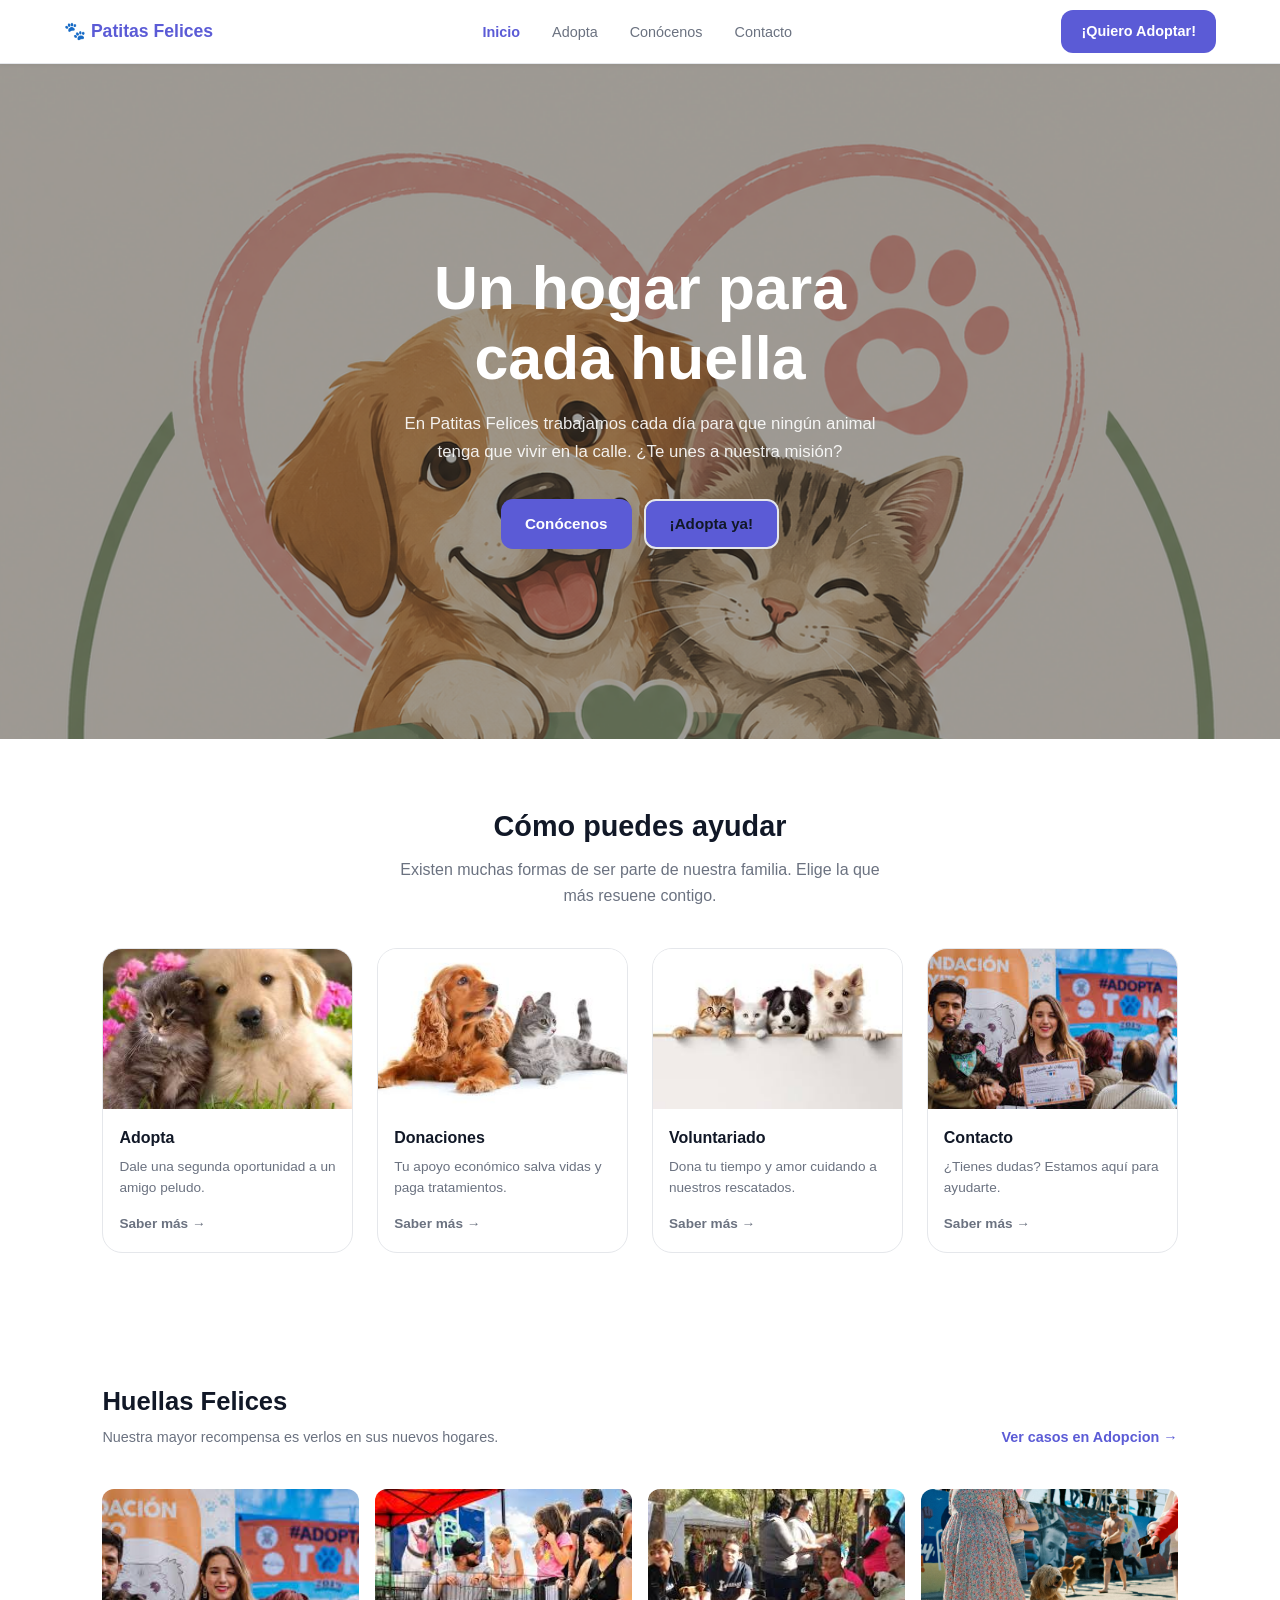
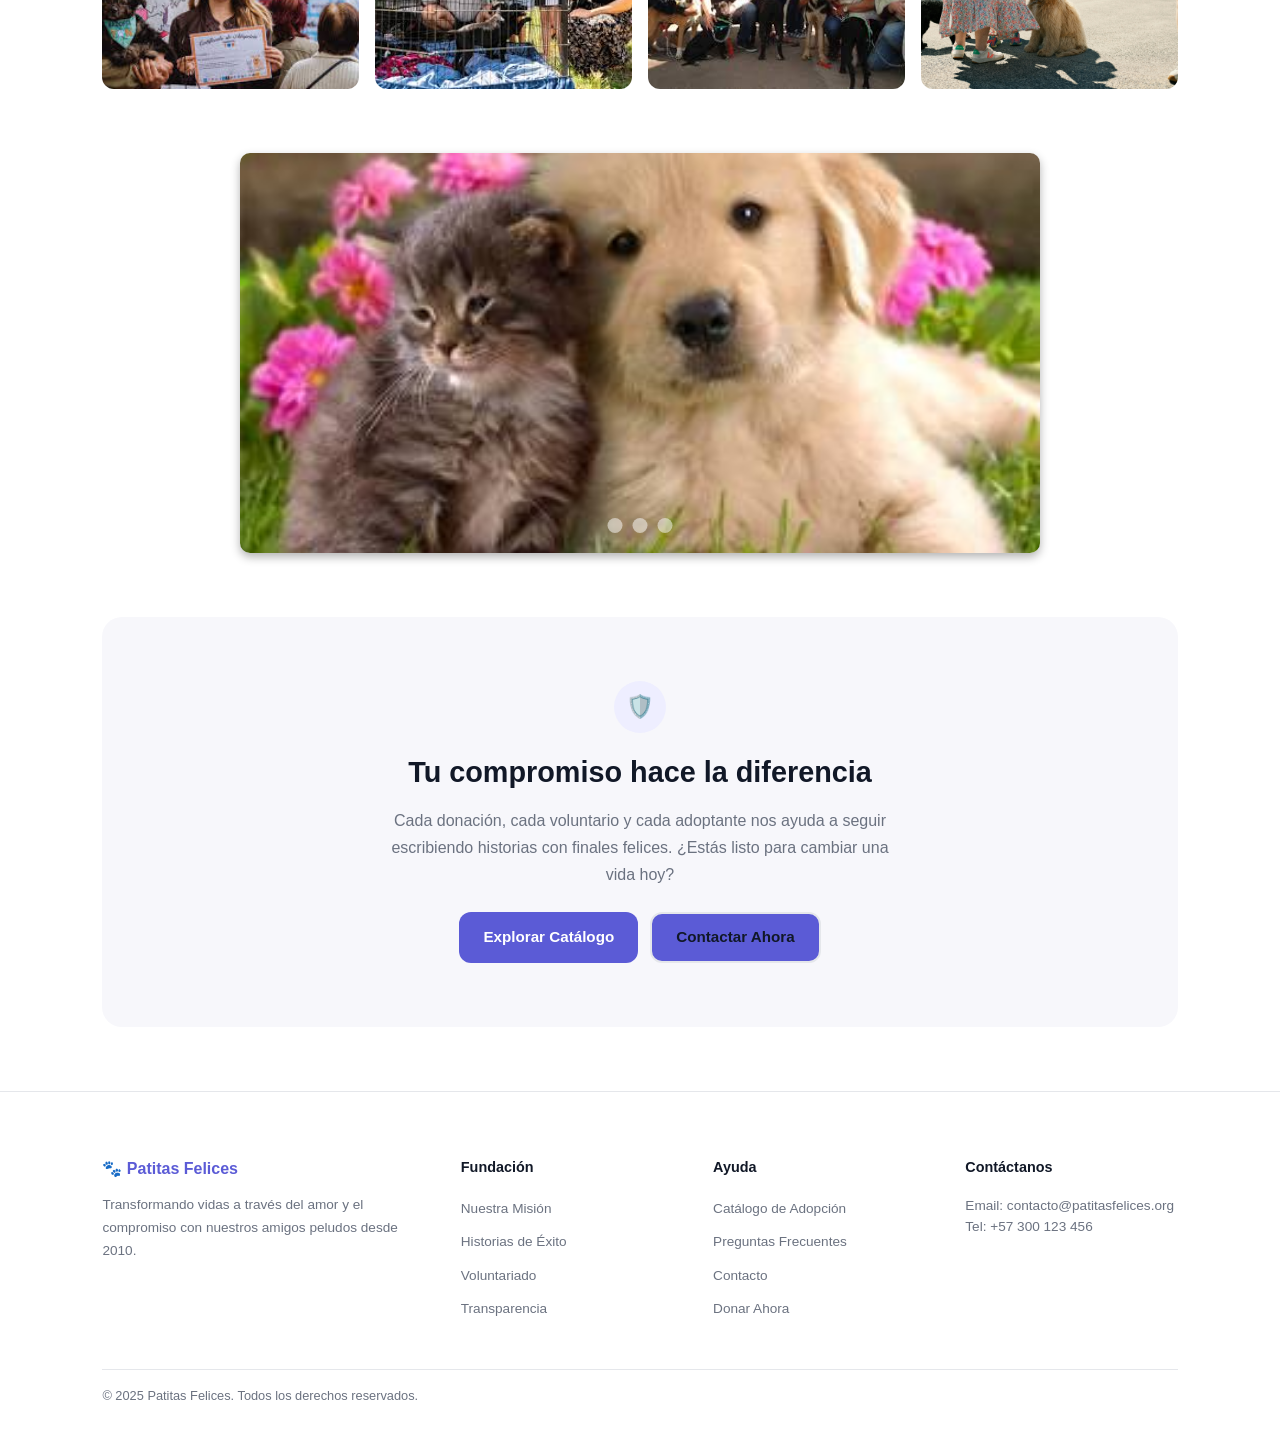
<file: Proyecto/index.html>
<!DOCTYPE html>
<html lang="es">
<head>
    <meta charset="UTF-8">
    <meta name="viewport" content="width=device-width, initial-scale=1.0">
    <title>Patitas Felices</title>
    <link rel="stylesheet" href="style.css">
</head>
<body>

  <nav class="navbar">
    <a href="index.html" class="logo">🐾 Patitas Felices</a>
    <ul class="nav-links">
      <li><a href="index.html" class="active">Inicio</a></li>
      <li><a href="Adopt.html">Adopta</a></li>
      <li><a href="About_us.html">Conócenos</a></li>
      <li><a href="Contact_us.html">Contacto</a></li>
    </ul>
    <a href="Adopt.html" class="btn-nav-cta">¡Quiero Adoptar!</a>
  </nav>

  <section class="hero">
    <img src="Gallery/logo.png" alt="Fondo hero" class="hero-bg" />
    <div class="hero-content">
      <h1>Un hogar para cada huella</h1>
      <p>En Patitas Felices trabajamos cada día para que ningún animal tenga que vivir en la calle. ¿Te unes a nuestra misión?</p>
      <div class="hero-buttons">
        <a href="About_us.html" class="btn-primary">Conócenos</a>
        <a href="Adopt.html" class="btn-secondary">¡Adopta ya!</a>
      </div>
    </div>
  </section>


  <section class="how-to-help">
    <h2 class="section-title">Cómo puedes ayudar</h2>
    <p class="section-subtitle">Existen muchas formas de ser parte de nuestra familia. Elige la que más resuene contigo.</p>
    <div class="help-grid">
      <div class="help-card">
        <img src="Gallery/d.jpg" alt="Adopta" />
        <div class="help-card-body">
          <h4>Adopta</h4>
          <p>Dale una segunda oportunidad a un amigo peludo.</p>
          <a href="Adopt.html" class="help-card-link">Saber más →</a>
        </div>
      </div>
      <div class="help-card">
        <img src="Gallery/xcvbnm,.jpg" alt="Donaciones" />
        <div class="help-card-body">
          <h4>Donaciones</h4>
          <p>Tu apoyo económico salva vidas y paga tratamientos.</p>
          <a href="Contact_us.html" class="help-card-link">Saber más →</a>
        </div>
      </div>
      <div class="help-card">
        <img src="Gallery/dessccarga.jpg" alt="Voluntariado" />
        <div class="help-card-body">
          <h4>Voluntariado</h4>
          <p>Dona tu tiempo y amor cuidando a nuestros rescatados.</p>
          <a href="Contact_us.html" class="help-card-link">Saber más →</a>
        </div>
      </div>
      <div class="help-card">
        <img src="Gallery/a.jpg" alt="Contacto" />
        <div class="help-card-body">
          <h4>Contacto</h4>
          <p>¿Tienes dudas? Estamos aquí para ayudarte.</p>
          <a href="Contact_us.html" class="help-card-link">Saber más →</a>
        </div>
      </div>
    </div>
  </section>

  <section class="success-stories">
    <div class="section-header">
      <div>
        <h2>Huellas Felices</h2>
        <p>Nuestra mayor recompensa es verlos en sus nuevos hogares.</p>
      </div>
      <a href="About_us.html" class="link-ver-todos">Ver casos en Adopcion →</a>
    </div>
    <div class="stories-grid">
      <div class="story-item">
        <img src="Gallery/a.jpg" alt="Bruno" />
      </div>
      <div class="story-item">
        <img src="Gallery/arga.jpg" alt="Luna" />
      </div>
      <div class="story-item">
        <img src="Gallery/ga.jpg" alt="Simba" />
      </div>
      <div class="story-item">
        <img src="Gallery/lawrence-wang-7A1XOuVY7Ik-unsplash.jpg" alt="Milo" />
      </div>
    </div>
  </section>
 
<div class="carrusel">
  <div class="slides">
    <div class="slide"><img src="Gallery/d.jpg" alt="Imagen 1"></div>
    <div class="slide"><img src="Gallery/xcvbnm,.jpg" alt="Imagen 2"></div>
    <div class="slide"><img src="Gallery/dessccarga.jpg" alt="Imagen 3"></div>
  </div>
  <div class="navegacion">
    <span class="barrita"></span>
    <span class="barrita"></span>
    <span class="barrita"></span>
  </div>
</div>

</div>

</div>

  <section class="cta-section">
    <div class="mv-icon">🛡️</div>
    <h2>Tu compromiso hace la diferencia</h2>
    <p>Cada donación, cada voluntario y cada adoptante nos ayuda a seguir escribiendo historias con finales felices. ¿Estás listo para cambiar una vida hoy?</p>
    <div class="cta-buttons">
      <a href="Adopt.html" class="btn-primary">Explorar Catálogo</a>
      <a href="Contact_us.html" class="btn-secondary">Contactar Ahora</a>
    </div>
  </section>

  <footer class="footer">
    <div class="footer-grid">
      <div>
        <div class="footer-logo">🐾 Patitas Felices</div>
        <p class="footer-desc">Transformando vidas a través del amor y el compromiso con nuestros amigos peludos desde 2010.</p>
      </div>
      <div class="footer-col">
        <h4>Fundación</h4>
        <ul>
          <li><a href="#">Nuestra Misión</a></li>
          <li><a href="#">Historias de Éxito</a></li>
          <li><a href="#">Voluntariado</a></li>
          <li><a href="#">Transparencia</a></li>
        </ul>
      </div>
      <div class="footer-col">
        <h4>Ayuda</h4>
        <ul>
          <li><a href="Adopt.html">Catálogo de Adopción</a></li>
          <li><a href="#">Preguntas Frecuentes</a></li>
          <li><a href="Contact_us.html">Contacto</a></li>
          <li><a href="Contact_us.html">Donar Ahora</a></li>
        </ul>
      </div>
      <div class="footer-col">
        <h4>Contáctanos</h4>
        <p>Email: contacto@patitasfelices.org<br>Tel: +57 300 123 456</p>
      </div>
    </div>
    <div class="footer-bottom">
      <p>© 2025 Patitas Felices. Todos los derechos reservados.</p>
    </div>
  </footer>

</body>
</html>
</file>
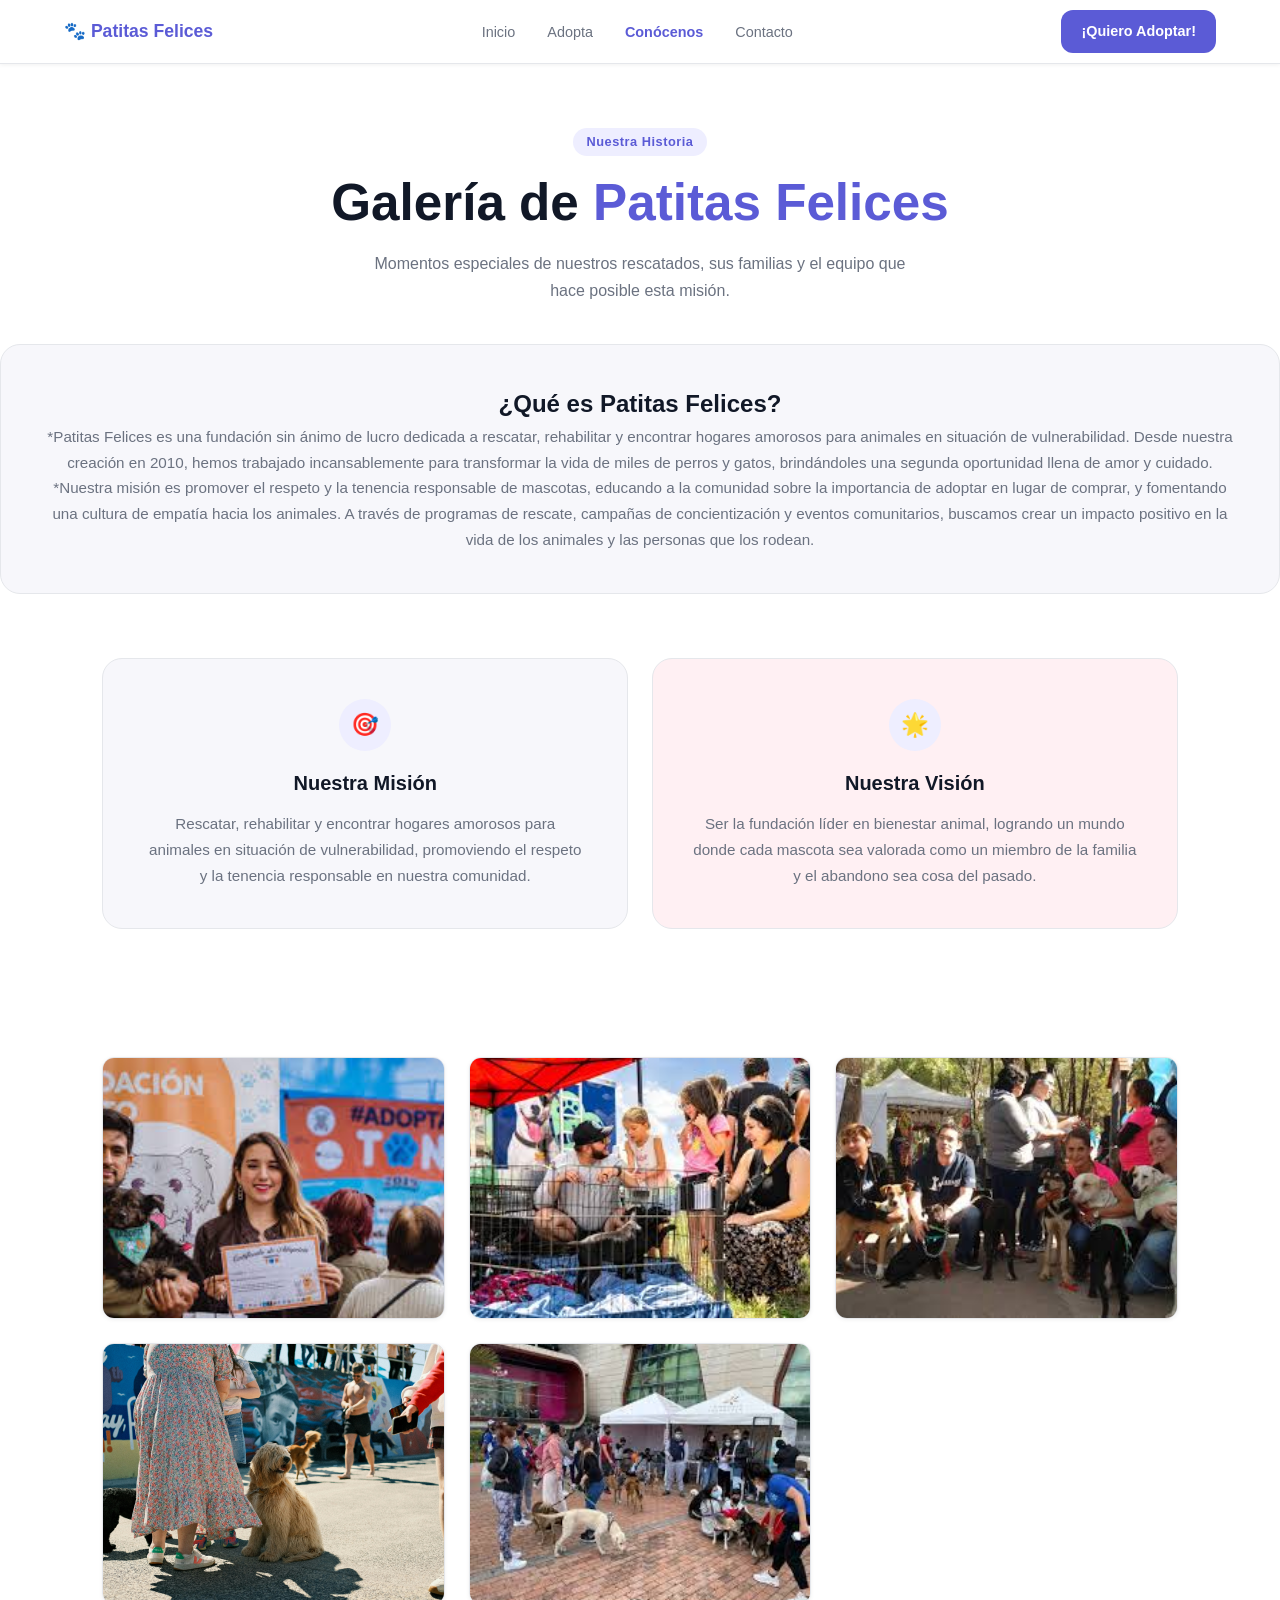
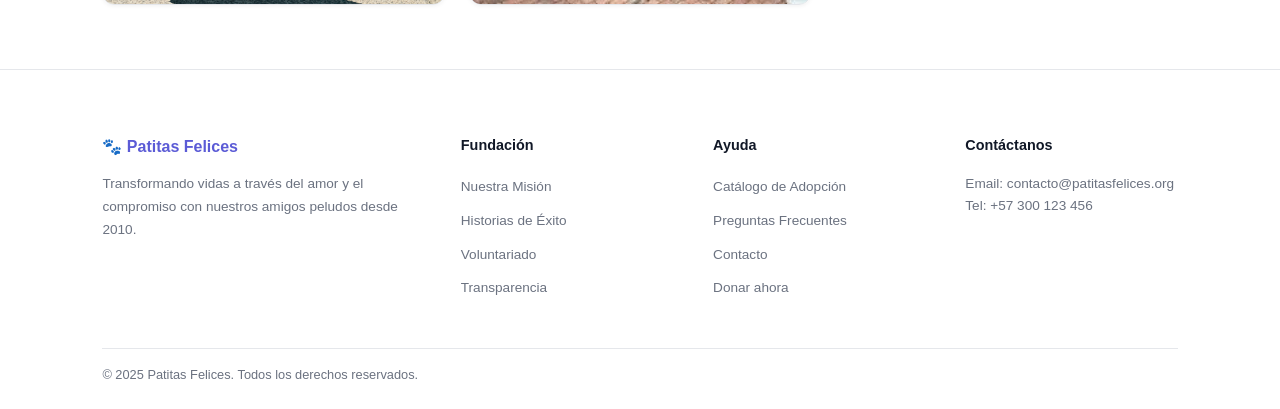
<file: Proyecto/About_us.html>
<!DOCTYPE html>
<html lang="es">
<head>
    <meta charset="UTF-8">
    <meta name="viewport" content="width=device-width, initial-scale=1.0">
    <title>Conócenos · Patitas Felices</title>
    <link rel="stylesheet" href="style.css">
</head>
<body>

  <nav class="navbar">
    <a href="index.html" class="logo">🐾 Patitas Felices</a>
    <ul class="nav-links">
      <li><a href="index.html">Inicio</a></li>
      <li><a href="Adopt.html">Adopta</a></li>
      <li><a href="About_us.html" class="active">Conócenos</a></li>
      <li><a href="Contact_us.html">Contacto</a></li>
    </ul>
    <a href="Adopt.html" class="btn-nav-cta">¡Quiero Adoptar!</a>
  </nav>

  <section class="page-hero">
    <span class="eyebrow-badge">Nuestra Historia</span>
    <h1>Galería de <span>Patitas Felices</span></h1>
    <p>Momentos especiales de nuestros rescatados, sus familias y el equipo que hace posible esta misión.</p>
  </section>

  <section ¿Que es la fundacion patitas felices? class="about-section">
    <div class="about-content">
      <div class="mv-card">
      <h2>¿Qué es <span>Patitas Felices?</span></h2>
      <p>*Patitas Felices es una fundación sin ánimo de lucro dedicada a rescatar, rehabilitar y encontrar hogares amorosos para animales en situación de vulnerabilidad. Desde nuestra creación en 2010, hemos trabajado incansablemente para transformar la vida de miles de perros y gatos, brindándoles una segunda oportunidad llena de amor y cuidado.</p>
      <p>*Nuestra misión es promover el respeto y la tenencia responsable de mascotas, educando a la comunidad sobre la importancia de adoptar en lugar de comprar, y fomentando una cultura de empatía hacia los animales. A través de programas de rescate, campañas de concientización y eventos comunitarios, buscamos crear un impacto positivo en la vida de los animales y las personas que los rodean.</p>
    </div>
     

    <section class="mission-vision">
    <div class="mv-card">
      <div class="mv-icon">🎯</div>
      <h3>Nuestra Misión</h3>
      <p>Rescatar, rehabilitar y encontrar hogares amorosos para animales en situación de vulnerabilidad, promoviendo el respeto y la tenencia responsable en nuestra comunidad.</p>
    </div>
    <div class="mv-card vision">
      <div class="mv-icon">🌟</div>
      <h3>Nuestra Visión</h3>
      <p>Ser la fundación líder en bienestar animal, logrando un mundo donde cada mascota sea valorada como un miembro de la familia y el abandono sea cosa del pasado.</p>
    </div>
  </section>

  <section class="gallery-section">
    <div class="gallery-grid">

      <div class="gallery-card">
        <img src="Gallery/a.jpg" alt="Mascota 1">
      </div>
      <div class="gallery-card">
        <img src="Gallery/arga.jpg" alt="Mascota 2">
      </div>
      <div class="gallery-card">
        <img src="Gallery/ga.jpg" alt="Mascota 3">
      </div>
      <div class="gallery-card">
        <img src="Gallery/lawrence-wang-7A1XOuVY7Ik-unsplash.jpg" alt="Mascota 4">
      </div>
      <div class="gallery-card">
        <img src="Gallery/rga.jpg" alt="Mascota 5">
      </div>

    </div>
  </section>

  <footer class="footer">
    <div class="footer-grid">
      <div>
        <div class="footer-logo">🐾 Patitas Felices</div>
        <p class="footer-desc">Transformando vidas a través del amor y el compromiso con nuestros amigos peludos desde 2010.</p>
      </div>
      <div class="footer-col">
        <h4>Fundación</h4>
        <ul>
          <li><a href="#">Nuestra Misión</a></li>
          <li><a href="#">Historias de Éxito</a></li>
          <li><a href="#">Voluntariado</a></li>
          <li><a href="#">Transparencia</a></li>
        </ul>
      </div>
      <div class="footer-col">
        <h4>Ayuda</h4>
        <ul>
          <li><a href="Adopt.html">Catálogo de Adopción</a></li>
          <li><a href="#">Preguntas Frecuentes</a></li>
          <li><a href="Contact_us.html">Contacto</a></li>
          <li><a href="#">Donar ahora</a></li>
        </ul>
      </div>
      <div class="footer-col">
        <h4>Contáctanos</h4>
        <p>Email: contacto@patitasfelices.org<br>Tel: +57 300 123 456</p>
      </div>
    </div>
    <div class="footer-bottom">
      <p>© 2025 Patitas Felices. Todos los derechos reservados.</p>
    </div>
  </footer>

</body>
</html>
</file>
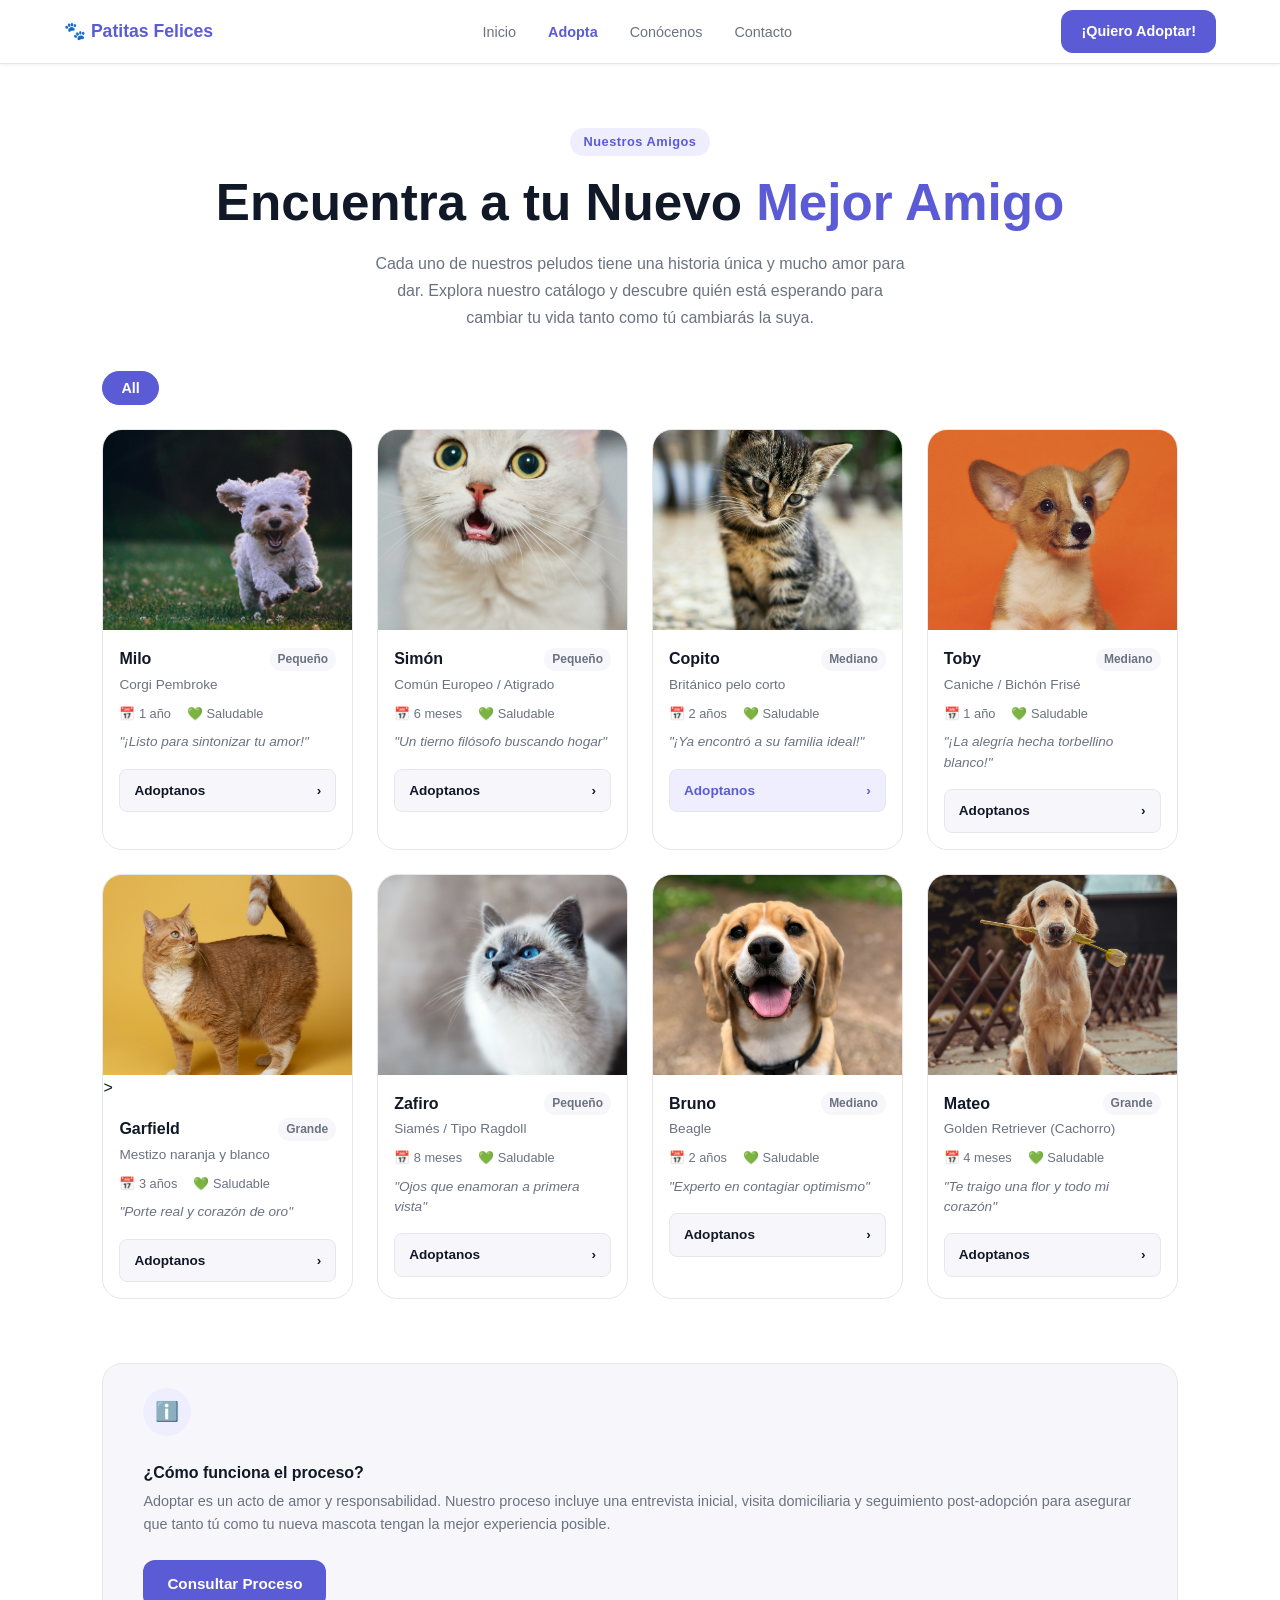
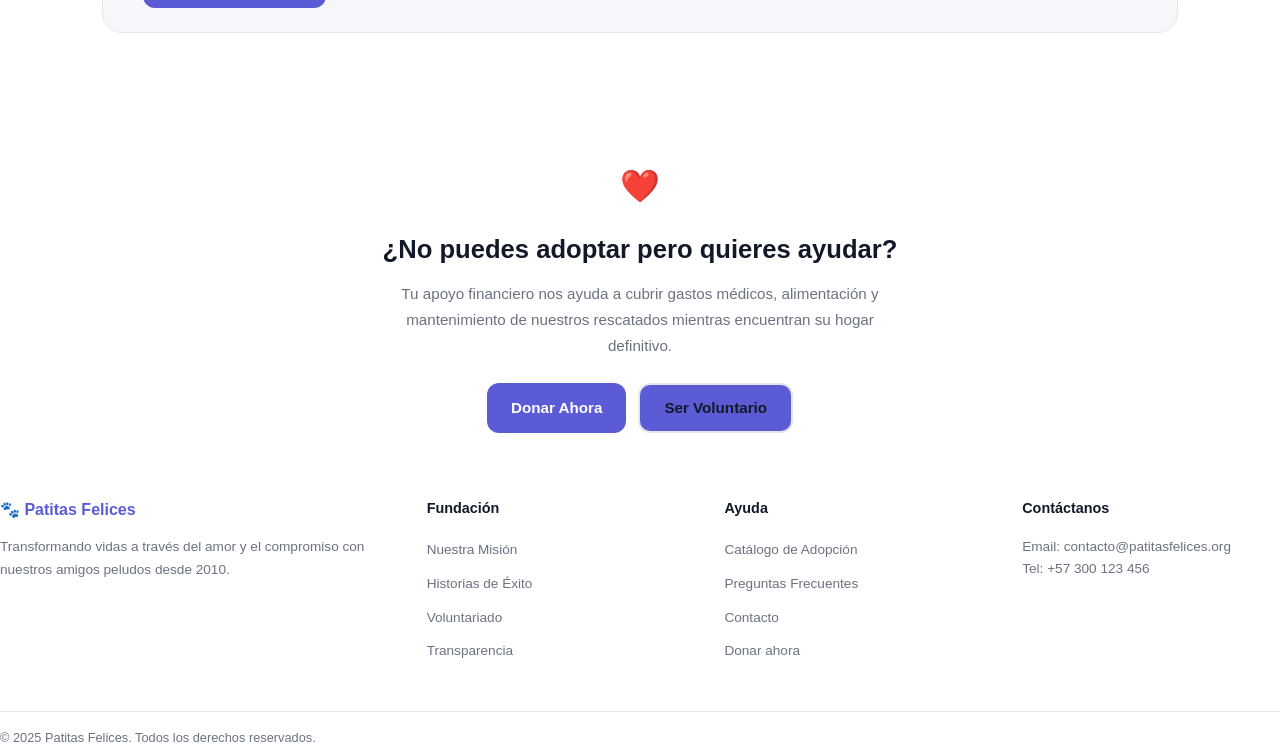
<file: Proyecto/Adopt.html>
<!DOCTYPE html>
<html lang="es">
<head>
    <meta charset="UTF-8">
    <meta name="viewport" content="width=device-width, initial-scale=1.0">
    <title>Adopta · Patitas Felices</title>
    <link rel="stylesheet" href="style.css">
</head>
<body>

  <nav class="navbar">
    <a href="index.html" class="logo">🐾 Patitas Felices</a>
    <ul class="nav-links">
      <li><a href="index.html">Inicio</a></li>
      <li><a href="Adopt.html" class="active">Adopta</a></li>
      <li><a href="About_us.html">Conócenos</a></li>
      <li><a href="Contact_us.html">Contacto</a></li>
    </ul>
    <a href="Adopt.html" class="btn-nav-cta">¡Quiero Adoptar!</a>
  </nav>

  <section class="page-hero">
    <span class="eyebrow-badge">Nuestros Amigos</span>
    <h1>Encuentra a tu Nuevo <span>Mejor Amigo</span></h1>
    <p>Cada uno de nuestros peludos tiene una historia única y mucho amor para dar. Explora nuestro catálogo y descubre quién está esperando para cambiar tu vida tanto como tú cambiarás la suya.</p>
  </section>

  <div class="filter-bar">
    <div class="filter-tabs">
      <button class="filter-tab active">All</button>
    </div>
  </div>

  <div class="pets-grid">

    <article class="pet-card">
      <div class="pet-card-img-wrap">
        <img src="Adopt/joe-caione-qO-PIF84Vxg-unsplash.jpg" alt="Milo, Corgi Pembroke" />
      </div>
      <div class="pet-card-body">
        <div class="pet-name-row">
          <h3>Milo</h3>
          <span class="size-chip">Pequeño</span>
        </div>
        <p class="pet-breed">Corgi Pembroke</p>
        <div class="pet-meta">
          <span>📅 1 año</span>
          <span>💚 Saludable</span>
        </div>
        <p class="pet-quote">"¡Listo para sintonizar tu amor!"</p>
      <a href="Contact_us.html" class="btn-ver-perfil">Adoptanos <span>›</span></a>
      </div>
    </article>


    <article class="pet-card">
      <div class="pet-card-img-wrap">
        <img src="Adopt/hang-niu-Tn8DLxwuDMA-unsplash.jpg" alt="Simón, Gato Atigrado" />
      </div>
      <div class="pet-card-body">
        <div class="pet-name-row">
          <h3>Simón</h3>
          <span class="size-chip">Pequeño</span>
        </div>
        <p class="pet-breed">Común Europeo / Atigrado</p>
        <div class="pet-meta">
          <span>📅 6 meses</span>
          <span>💚 Saludable</span>
        </div>
        <p class="pet-quote">"Un tierno filósofo buscando hogar"</p>
        <a href="Contact_us.html" class="btn-ver-perfil">Adoptanos <span>›</span></a>
      </div>
    </article>

    <article class="pet-card">
      <div class="pet-card-img-wrap">
        <img src="Adopt/edgar-nKC772R_qog-unsplash.jpg" alt="Copito, Gato Británico" />
      </div>
      <div class="pet-card-body">
        <div class="pet-name-row">
          <h3>Copito</h3>
          <span class="size-chip">Mediano</span>
        </div>
        <p class="pet-breed">Británico pelo corto</p>
        <div class="pet-meta">
          <span>📅 2 años</span>
          <span>💚 Saludable</span>
        </div>
        <p class="pet-quote">"¡Ya encontró a su familia ideal!"</p>
        <a href="Contact_us.html" class="btn-ver-perfil success">Adoptanos <span>›</span></a>
      </div>
    </article>

    <article class="pet-card">
      <div class="pet-card-img-wrap">
        <img src="Adopt/alvan-nee-brFsZ7qszSY-unsplash.jpg" alt="Toby, Caniche" />
      </div>
      <div class="pet-card-body">
        <div class="pet-name-row">
          <h3>Toby</h3>
          <span class="size-chip">Mediano</span>
        </div>
        <p class="pet-breed">Caniche / Bichón Frisé</p>
        <div class="pet-meta">
          <span>📅 1 año</span>
          <span>💚 Saludable</span>
        </div>
        <p class="pet-quote">"¡La alegría hecha torbellino blanco!"</p>
        <a href="Contact_us.html" class="btn-ver-perfil">Adoptanos <span>›</span></a>
      </div>
    </article>

    <article class="pet-card">
      <div class="pet-card-img-wrap">
        <img src="Adopt/kabo-p6yH8VmGqxo-unsplash.jpg" alt="Garfield, gato naranja" />>
      </div>
      <div class="pet-card-body">
        <div class="pet-name-row">
          <h3>Garfield</h3>
          <span class="size-chip">Grande</span>
        </div>
        <p class="pet-breed">Mestizo naranja y blanco</p>
        <div class="pet-meta">
          <span>📅 3 años</span>
          <span>💚 Saludable</span>
        </div>
        <p class="pet-quote">"Porte real y corazón de oro"</p>
        <a href="Contact_us.html" class="btn-ver-perfil">Adoptanos <span>›</span></a>
      </div>
    </article>

    <article class="pet-card">
      <div class="pet-card-img-wrap">
        <img src="Adopt/mikhail-vasilyev-IFxjDdqK_0U-unsplash.jpg" alt="Zafiro, siamés" />
      </div>
      <div class="pet-card-body">
        <div class="pet-name-row">
          <h3>Zafiro</h3>
          <span class="size-chip">Pequeño</span>
        </div>
        <p class="pet-breed">Siamés / Tipo Ragdoll</p>
        <div class="pet-meta">
          <span>📅 8 meses</span>
          <span>💚 Saludable</span>
        </div>
        <p class="pet-quote">"Ojos que enamoran a primera vista"</p>
      <a href="Contact_us.html" class="btn-ver-perfil">Adoptanos <span>›</span></a>
      </div>
    </article>

    <article class="pet-card">
      <div class="pet-card-img-wrap">
        <img src="Adopt/milli-2l0CWTpcChI-unsplash.jpg" alt="Bruno, Beagle" />
      </div>
      <div class="pet-card-body">
        <div class="pet-name-row">
          <h3>Bruno</h3>
          <span class="size-chip">Mediano</span>
        </div>
        <p class="pet-breed">Beagle</p>
        <div class="pet-meta">
          <span>📅 2 años</span>
          <span>💚 Saludable</span>
        </div>
        <p class="pet-quote">"Experto en contagiar optimismo"</p>
        <a href="Contact_us.html" class="btn-ver-perfil">Adoptanos <span>›</span></a>
      </div>
    </article>

    <article class="pet-card">
      <div class="pet-card-img-wrap">
        <img src="Adopt/richard-brutyo-Sg3XwuEpybU-unsplash.jpg" alt="Mateo, Golden Retriever" />
      </div>
      <div class="pet-card-body">
        <div class="pet-name-row">
          <h3>Mateo</h3>
          <span class="size-chip">Grande</span>
        </div>
        <p class="pet-breed">Golden Retriever (Cachorro)</p>
        <div class="pet-meta">
          <span>📅 4 meses</span>
          <span>💚 Saludable</span>
        </div>
        <p class="pet-quote">"Te traigo una flor y todo mi corazón"</p>
        <a href="Contact_us.html" class="btn-ver-perfil">Adoptanos <span>›</span></a>
      </div>
    </article>

  </div>

  <div class="process-banner">
    <div class="process-banner-icon">ℹ️</div>
    <div class="process-banner-text">
      <h3>¿Cómo funciona el proceso?</h3>
      <p>Adoptar es un acto de amor y responsabilidad. Nuestro proceso incluye una entrevista inicial, visita domiciliaria y seguimiento post-adopción para asegurar que tanto tú como tu nueva mascota tengan la mejor experiencia posible.</p>
    </div>
    <a href="Contact_us.html" class="btn-primary">Consultar Proceso</a>
  </div>

  <section class="cant-adopt">
    <div class="cant-adopt-icon">❤️</div>
    <h2>¿No puedes adoptar pero quieres ayudar?</h2>
    <p>Tu apoyo financiero nos ayuda a cubrir gastos médicos, alimentación y mantenimiento de nuestros rescatados mientras encuentran su hogar definitivo.</p>
    <div class="cta-buttons">
      <a href="Contact_us.html" class="btn-primary">Donar Ahora</a>
      <a href="Contact_us.html" class="btn-secondary">Ser Voluntario</a>
    </div>
  </section>

    <div class="footer-grid">
      <div>
        <div class="footer-logo">🐾 Patitas Felices</div>
        <p class="footer-desc">Transformando vidas a través del amor y el compromiso con nuestros amigos peludos desde 2010.</p>
      </div>
      <div class="footer-col">
        <h4>Fundación</h4>
        <ul>
          <li><a href="#">Nuestra Misión</a></li>
          <li><a href="#">Historias de Éxito</a></li>
          <li><a href="#">Voluntariado</a></li>
          <li><a href="#">Transparencia</a></li>
        </ul>
      </div>
      <div class="footer-col">
        <h4>Ayuda</h4>
        <ul>
          <li><a href="Adopt.html">Catálogo de Adopción</a></li>
          <li><a href="Contact_us.html">Preguntas Frecuentes</a></li>
          <li><a href="Contact_us.html">Contacto</a></li>
          <li><a href="Contact_us.html">Donar ahora</a></li>
        </ul>
      </div>
      <div class="footer-col">
        <h4>Contáctanos</h4>
        <p>Email: contacto@patitasfelices.org<br>Tel: +57 300 123 456</p>
      </div>
    </div>
    <div class="footer-bottom">
      <p>© 2025 Patitas Felices. Todos los derechos reservados.</p>
    </div>
  </footer>

</body>
</html>
</file>
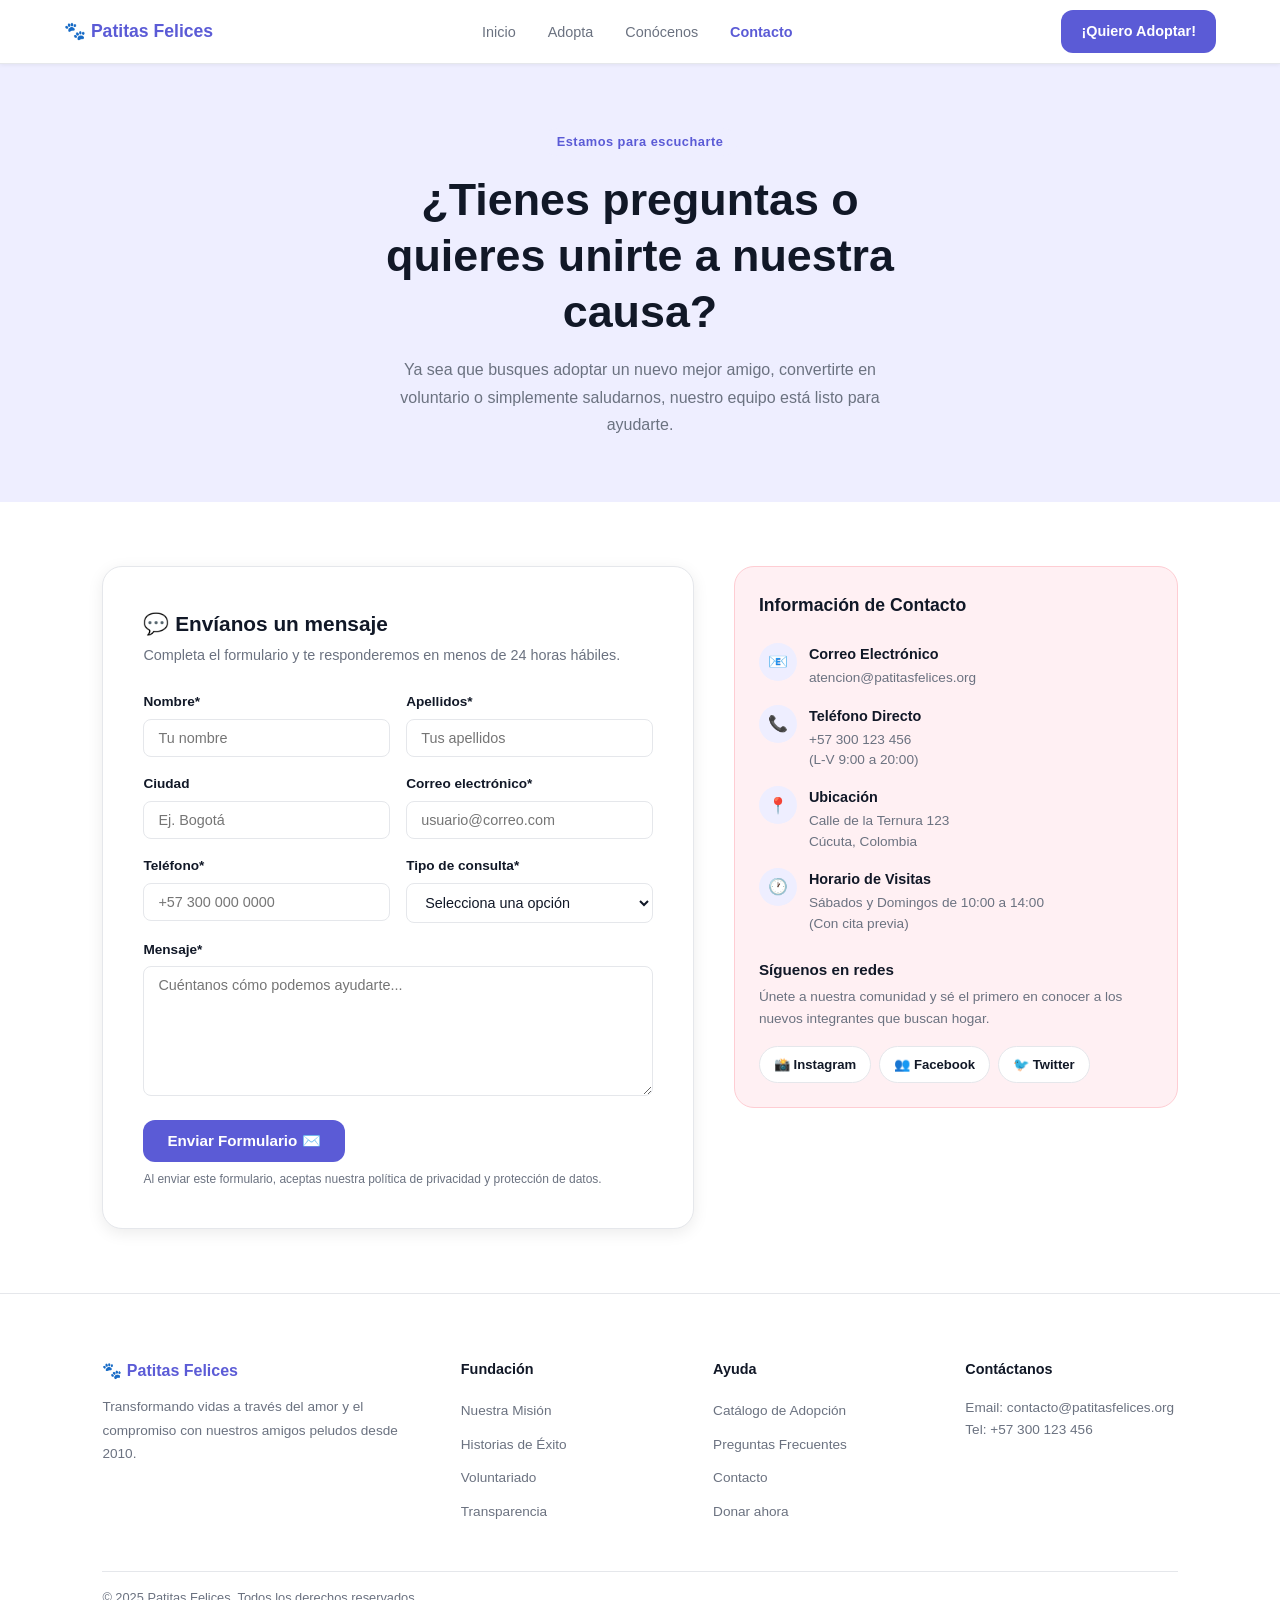
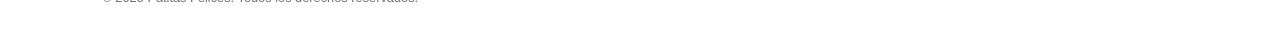
<file: Proyecto/Contact_us.html>
<!DOCTYPE html>
<html lang="es">
<head>
    <meta charset="UTF-8">
    <meta name="viewport" content="width=device-width, initial-scale=1.0">
    <title>Contacto · Patitas Felices</title>
    <link rel="stylesheet" href="style.css">
</head>
<body>
  <nav class="navbar">
    <a href="index.html" class="logo">🐾 Patitas Felices</a>
    <ul class="nav-links">
      <li><a href="index.html">Inicio</a></li>
      <li><a href="Adopt.html">Adopta</a></li>
      <li><a href="About_us.html">Conócenos</a></li>
      <li><a href="Contact_us.html" class="active">Contacto</a></li>
    </ul>
    <a href="Adopt.html" class="btn-nav-cta">¡Quiero Adoptar!</a>
  </nav>

  <section class="contact-hero">
    <span class="eyebrow-badge">Estamos para escucharte</span>
    <h1>¿Tienes preguntas o quieres unirte a nuestra causa?</h1>
    <p>Ya sea que busques adoptar un nuevo mejor amigo, convertirte en voluntario o simplemente saludarnos, nuestro equipo está listo para ayudarte.</p>
  </section>

  <div class="contact-layout">


    <div class="contact-form-card">
      <h2>💬 Envíanos un mensaje</h2>
      <p>Completa el formulario y te responderemos en menos de 24 horas hábiles.</p>

      <form class="contact-form" action="#" method="post">

        <div>
          <label for="name">Nombre*</label>
          <input type="text" id="name" name="name" placeholder="Tu nombre" required>
        </div>
        <div>
          <label for="lastname">Apellidos*</label>
          <input type="text" id="lastname" name="lastname" placeholder="Tus apellidos" required>
        </div>

        <div>
          <label for="city">Ciudad</label>
          <input type="text" id="city" name="city" placeholder="Ej. Bogotá">
        </div>
        <div>
          <label for="email">Correo electrónico*</label>
          <input type="email" id="email" name="email" placeholder="usuario@correo.com" required>
        </div>

        <div>
          <label for="phone">Teléfono*</label>
          <input type="tel" id="phone" name="phone" placeholder="+57 300 000 0000" required>
        </div>
        <div>
          <label for="query-type">Tipo de consulta*</label>
          <select id="query-type" name="query-type" required>
            <option value="" disabled selected>Selecciona una opción</option>
            <option value="adopcion">Adopción</option>
            <option value="donacion">Donación</option>
            <option value="voluntariado">Voluntariado</option>
            <option value="informacion">Información general</option>
          </select>
        </div>

        <div class="full-width">
          <label for="message">Mensaje*</label>
          <textarea id="message" name="message" rows="5" placeholder="Cuéntanos cómo podemos ayudarte..." required></textarea>
        </div>

        <div class="full-width">
          <button type="submit" class="btn-primary">Enviar Formulario ✉️</button>
          <p class="form-legal">Al enviar este formulario, aceptas nuestra política de privacidad y protección de datos.</p>
        </div>

      </form>
    </div>

    <div class="contact-info-card">
      <h3>Información de Contacto</h3>

      <div class="info-item">
        <div class="info-icon">📧</div>
        <div>
          <h4>Correo Electrónico</h4>
          <p>atencion@patitasfelices.org</p>
        </div>
      </div>

      <div class="info-item">
        <div class="info-icon">📞</div>
        <div>
          <h4>Teléfono Directo</h4>
          <p>+57 300 123 456<br>(L-V 9:00 a 20:00)</p>
        </div>
      </div>

      <div class="info-item">
        <div class="info-icon">📍</div>
        <div>
          <h4>Ubicación</h4>
          <p>Calle de la Ternura 123<br>Cúcuta, Colombia</p>
        </div>
      </div>

      <div class="info-item">
        <div class="info-icon">🕐</div>
        <div>
          <h4>Horario de Visitas</h4>
          <p>Sábados y Domingos de 10:00 a 14:00<br>(Con cita previa)</p>
        </div>
      </div>

      <div class="social-section" style="margin-top: 1.5rem;">
        <h4>Síguenos en redes</h4>
        <p>Únete a nuestra comunidad y sé el primero en conocer a los nuevos integrantes que buscan hogar.</p>
        <div class="social-links">
          <a href="#" class="social-btn">📸 Instagram</a>
          <a href="#" class="social-btn">👥 Facebook</a>
          <a href="#" class="social-btn">🐦 Twitter</a>
        </div>
      </div>
    </div>

  </div>

  <footer class="footer">
    <div class="footer-grid">
      <div>
        <div class="footer-logo">🐾 Patitas Felices</div>
        <p class="footer-desc">Transformando vidas a través del amor y el compromiso con nuestros amigos peludos desde 2010.</p>
      </div>
      <div class="footer-col">
        <h4>Fundación</h4>
        <ul>
          <li><a href="#">Nuestra Misión</a></li>
          <li><a href="#">Historias de Éxito</a></li>
          <li><a href="#">Voluntariado</a></li>
          <li><a href="#">Transparencia</a></li>
        </ul>
      </div>
      <div class="footer-col">
        <h4>Ayuda</h4>
        <ul>
          <li><a href="Adopt.html">Catálogo de Adopción</a></li>
          <li><a href="#">Preguntas Frecuentes</a></li>
          <li><a href="Contact_us.html">Contacto</a></li>
          <li><a href="#">Donar ahora</a></li>
        </ul>
      </div>
      <div class="footer-col">
        <h4>Contáctanos</h4>
        <p>Email: contacto@patitasfelices.org<br>Tel: +57 300 123 456</p>
      </div>
    </div>
    <div class="footer-bottom">
      <p>© 2025 Patitas Felices. Todos los derechos reservados.</p>
    </div>
  </footer>

</body>
</html>
</file>
<file: Proyecto/style.css>
/* ================================================
   VARIABLES GLOBALES — Colores, fuentes y espaciados
   Úsalas en todo el proyecto con var(--nombre)
   ================================================ */

:root {

  --color-primary: #5B5BD6;        
  --color-primary-dark: #4747C2;  
  --color-primary-light: #EEEEFF;
  --color-bg: #FFFFFF;            
  --color-bg-soft: #F7F7FB;      
  --color-bg-hero: #EEEEFF;       
  --color-border: #E5E7EB;        
  --color-text: #111827;           
  --color-text-muted: #6B7280;     
  --color-text-white: #FFFFFF;     
  --color-green: #22C55E;          
  --color-orange: #F97316;         
  --color-gray-badge: #9CA3AF;    
  --color-pink-section: #FFF0F3;  
  --spacing-xs: 0.5rem;
  --spacing-sm: 1rem;
  --spacing-md: 1.5rem;
  --spacing-lg: 2.5rem;
  --spacing-xl: 4rem;
  --radius-sm: 8px;
  --radius-md: 12px;
  --radius-lg: 20px;
  --radius-full: 999px;

  
  --shadow-sm: 0 1px 4px rgba(0,0,0,0.06);
  --shadow-md: 0 4px 16px rgba(0,0,0,0.08);
  --shadow-lg: 0 8px 30px rgba(0,0,0,0.12);


  --font-main: 'Plus Jakarta Sans', sans-serif;
}

/* ================================================
   RESET Y BASE GLOBAL
   Aplica a todos los elementos del sitio
   ================================================ */
*, *::before, *::after {
  box-sizing: border-box;
  margin: 0;
  padding: 0;
}

body {
  font-family: var(--font-main);
  background-color: var(--color-bg);
  color: var(--color-text);
  line-height: 1.6;
  font-size: 16px;
  -webkit-font-smoothing: antialiased;
}

img {
  max-width: 100%;
  display: block;
}

a {
  text-decoration: none;
  color: inherit;
}

ul {
  list-style: none;
  padding: 0;
  margin: 0;
}

/* ================================================
   NAVBAR — Barra de navegación superior (todas las páginas)
   Sticky: se queda fija al hacer scroll
   ================================================ */
.navbar {
  position: sticky;
  top: 0;
  z-index: 100;
  display: flex;
  align-items: center;
  justify-content: space-between;
  padding: 0 5%;
  height: 64px;
  background-color: var(--color-bg);
  border-bottom: 1px solid var(--color-border);
  box-shadow: var(--shadow-sm);
}


.navbar .logo {
  display: flex;
  align-items: center;
  gap: 8px;
  font-weight: 800;
  font-size: 1.1rem;
  color: var(--color-primary);
}


.nav-links {
  display: flex;
  align-items: center;
  gap: 4px;
}

.nav-links a {
  padding: 6px 14px;
  border-radius: var(--radius-full);
  font-size: 0.9rem;
  font-weight: 500;
  color: var(--color-text-muted);
  transition: color 0.2s ease, background-color 0.2s ease;
}

.nav-links a:hover {
  color: var(--color-text);
  background-color: var(--color-bg-soft);
}


.nav-links a.active {
  color: var(--color-primary);
  font-weight: 700;
}


.btn-nav-cta {
  padding: 10px 20px;
  background-color: var(--color-primary);
  color: var(--color-text-white) !important;
  border-radius: var(--radius-md);
  font-weight: 700;
  font-size: 0.9rem;
  transition: background-color 0.2s ease, transform 0.2s ease;
}

.btn-nav-cta:hover {
  background-color: var(--color-primary-dark) !important;
  transform: translateY(-1px);
  color: var(--color-text-white) !important;
  background-color: var(--color-primary-dark);
}

/* ================================================
   BOTONES GLOBALES — Reutilizables en todo el sitio
   ================================================ */


.btn-primary {
  display: inline-flex;
  align-items: center;
  gap: 8px;
  padding: 12px 24px;
  background-color: var(--color-primary);
  color: var(--color-text-white);
  border: none;
  border-radius: var(--radius-md);
  font-family: var(--font-main);
  font-weight: 700;
  font-size: 0.95rem;
  cursor: pointer;
  transition: background-color 0.2s ease, transform 0.2s ease;
}

.btn-primary:hover {
  background-color: var(--color-primary-dark);
  transform: translateY(-2px);
}


.btn-secondary {
  display: inline-flex;
  align-items: center;
  gap: 8px;
  padding: 11px 24px;
  background-color: #5B5BD6;
  color: var(--color-text);
  border: 2px solid var(--color-border);
  border-radius: var(--radius-md);
  font-family: var(--font-main);
  font-weight: 600;
  font-size: 0.95rem;
  cursor: pointer;
  transition: border-color 0.2s ease, background-color 0.2s ease, transform 0.2s ease;
}

.btn-secondary:hover {
  border-color: var(--color-primary);
  color: var(--color-primary);
  transform: translateY(-2px);
}

/* ================================================
   INDEX — HERO PRINCIPAL
   Sección de bienvenida con imagen de fondo e imagen de mascota
   ================================================ */
.hero {
  position: relative;
  min-height: 75vh;
  display: flex;
  align-items: center;
  justify-content: center;
  text-align: center;
  overflow: hidden;
  background-color: #2a2a2a; 
}


.hero-bg {
  position: absolute;
  inset: 0;
  width: 100%;
  height: 200%;
  object-fit: cover;
  object-position: center;
  opacity: 0.55;
}


.hero-content {
  position: relative;
  z-index: 2;
  max-width: 580px;
  padding: 2rem;
  color: var(--color-text-white);
}

.hero-content h1 {
  font-size: clamp(2.2rem, 5vw, 3.8rem);
  font-weight: 800;
  line-height: 1.15;
  margin-bottom: 1rem;
}

.hero-content p {
  font-size: 1.05rem;
  opacity: 0.9;
  margin-bottom: 2rem;
  line-height: 1.7;
}


.hero-buttons {
  display: flex;
  gap: 12px;
  justify-content: center;
  flex-wrap: wrap;
}
/* ==========================================================================
   4. CARRUSEL AUTOMÁTICO (CSS PURO)
   ========================================================================== */


.carrusel {
  max-width: 800px;
  width: 100%;
  height: 400px;
  margin: auto;
  overflow: hidden;
  position: relative;
  border-radius: 10px;
  box-shadow: 0px 4px 10px rgba(0,0,0,0.3);
}

.slides {
  display: flex;
  width: 300%;
  height: 100%;
  animation: mover 9s infinite;
}

.slide {
  width: 33.333%;
  height: 100%;
}

.slide img {
  width: 100%;
  height: 100%;
  object-fit: cover;
}

/* Animación que mueve el carrusel automáticamente */
@keyframes mover {
  0%        { transform: translateX(0%); }
  28%       { transform: translateX(0%); }
  33.333%   { transform: translateX(-33.333%); }
  61%       { transform: translateX(-33.333%); }
  66.666%   { transform: translateX(-66.666%); }
  94%       { transform: translateX(-66.666%); }
  100%      { transform: translateX(0%); }
}

/* Puntos de navegación animados */
.navegacion {
  position: absolute;
  bottom: 20px;
  left: 50%;
  transform: translateX(-50%);
  display: flex;
  gap: 10px;
}

.barrita {
  width: 15px;
  height: 15px;
  border-radius: 50%;
  background-color: rgba(255,255,255,0.5);
  transition: background-color 0.3s;
}

.barrita:nth-child(1) { animation: punto1 9s infinite; }
.barrita:nth-child(2) { animation: punto2 9s infinite; }
.barrita:nth-child(3) { animation: punto3 9s infinite; }

@keyframes punto1 {
  0%      { background-color: #fff; width: 30px; border-radius: 10px; }
  33%     { background-color: #fff; width: 30px; border-radius: 10px; }
  33.1%   { background-color: rgba(255,255,255,0.5); width: 15px; border-radius: 50%; }
  100%    { background-color: rgba(255,255,255,0.5); width: 15px; border-radius: 50%; }
}

@keyframes punto2 {
  0%      { background-color: rgba(255,255,255,0.5); width: 15px; border-radius: 50%; }
  33%     { background-color: rgba(255,255,255,0.5); width: 15px; border-radius: 50%; }
  33.1%   { background-color: #fff; width: 30px; border-radius: 10px; }
  66%     { background-color: #fff; width: 30px; border-radius: 10px; }
  66.1%   { background-color: rgba(255,255,255,0.5); width: 15px; border-radius: 50%; }
  100%    { background-color: rgba(255,255,255,0.5); width: 15px; border-radius: 50%; }
}

@keyframes punto3 {
  0%      { background-color: rgba(255,255,255,0.5); width: 15px; border-radius: 50%; }
  66%     { background-color: rgba(255,255,255,0.5); width: 15px; border-radius: 50%; }
  66.1%   { background-color: #fff; width: 30px; border-radius: 10px; }
  94%     { background-color: #fff; width: 30px; border-radius: 10px; }
  94.1%   { background-color: rgba(255,255,255,0.5); width: 15px; border-radius: 50%; }
  100%    { background-color: rgba(255,255,255,0.5); width: 15px; border-radius: 50%; }
}
/* ==========================================================================
   5. SECCIONES DESTACADAS (TARJETAS)
   ========================================================================== */
.grid-destacados {
    display: grid;
    grid-template-columns: repeat(3, 1fr);
    gap: 15px;
}

.card-destacada {
    background: white;
    padding: 10px 25px;
    border-radius: 12px;
    box-shadow: 0 4px 12px rgba(0,0,0,0.05);
    text-align: center;
    border-top: 4px solid #7FBF9F;
    transition: transform 0.3s;
}

.card-destacada:hover {
    transform: translateY(-5px);
}

.card-destacada h3 {
    font-family: 'Poppins', sans-serif;
    margin-bottom: 15px;
    color: #2c3e50;
}

.card-destacada p {
    font-size: 0.95rem;
    color: #666;
    margin-bottom: 20px;
}

/* ================================================
   INDEX — SECCIÓN MISIÓN Y VISIÓN
   Dos tarjetas lado a lado
   ================================================ */
.mission-vision {
  display: grid;
  grid-template-columns: 1fr 1fr;
  gap: var(--spacing-md);
  padding: var(--spacing-xl) 8%;
  background-color: var(--color-bg);
}

.mv-card {
  background-color: var(--color-bg-soft);
  border-radius: var(--radius-lg);
  padding: var(--spacing-lg);
  text-align: center;
  border: 1px solid var(--color-border);
  transition: transform 0.3s ease, box-shadow 0.3s ease;
}

.mv-card:hover {
  transform: translateY(-4px);
  box-shadow: var(--shadow-md);
}


.mv-card.vision {
  background-color: var(--color-pink-section);
}


.mv-icon {
  width: 52px;
  height: 52px;
  border-radius: 50%;
  background-color: var(--color-primary-light);
  display: flex;
  align-items: center;
  justify-content: center;
  margin: 0 auto var(--spacing-sm);
  font-size: 1.4rem;
}

.mv-card h3 {
  font-size: 1.25rem;
  font-weight: 700;
  margin-bottom: 0.75rem;
}

.mv-card p {
  font-size: 0.95rem;
  color: var(--color-text-muted);
  line-height: 1.7;
}

/* ================================================
   INDEX — SECCIÓN "CÓMO PUEDES AYUDAR"
   Cuatro tarjetas con imagen + texto + link
   ================================================ */
.how-to-help {
  padding: var(--spacing-xl) 8%;
  background-color: var(--color-bg);
  text-align: center;
}

.section-title {
  font-size: 1.8rem;
  font-weight: 800;
  margin-bottom: 0.5rem;
}

.section-subtitle {
  font-size: 1rem;
  color: var(--color-text-muted);
  margin-bottom: var(--spacing-lg);
  max-width: 480px;
  margin-left: auto;
  margin-right: auto;
}


.help-grid {
  display: grid;
  grid-template-columns: repeat(4, 1fr);
  gap: var(--spacing-md);
}


.help-card {
  background-color: var(--color-bg);
  border: 1px solid var(--color-border);
  border-radius: var(--radius-lg);
  overflow: hidden;
  text-align: left;
  transition: transform 0.3s ease, box-shadow 0.3s ease;
}

.help-card:hover {
  transform: translateY(-4px);
  box-shadow: var(--shadow-md);
}


.help-card img {
  width: 100%;
  height: 160px;
  object-fit: cover;
}


.help-card-body {
  padding: 1rem;
}

.help-card-body h4 {
  font-weight: 700;
  font-size: 1rem;
  margin-bottom: 0.4rem;
}

.help-card-body p {
  font-size: 0.85rem;
  color: var(--color-text-muted);
  margin-bottom: 0.75rem;
  line-height: 1.5;
}


.help-card-link {
  display: inline-flex;
  align-items: center;
  gap: 4px;
  font-size: 0.85rem;
  font-weight: 600;
  color: var(--color-text-muted);
  transition: color 0.2s ease;
}

.help-card-link:hover {
  color: var(--color-primary);
}

/* ================================================
   INDEX — SECCIÓN "HUELLAS FELICES" (Galería)
   Cuatro fotos de mascotas en nuevo hogar
   ================================================ */
.success-stories {
  padding: var(--spacing-xl) 8%;
  background-color: var(--color-bg);
}


.section-header {
  display: flex;
  align-items: flex-end;
  justify-content: space-between;
  margin-bottom: var(--spacing-lg);
}

.section-header h2 {
  font-size: 1.6rem;
  font-weight: 800;
}

.section-header p {
  font-size: 0.9rem;
  color: var(--color-text-muted);
  margin-top: 4px;
}


.link-ver-todos {
  font-size: 0.9rem;
  font-weight: 600;
  color: var(--color-primary);
  transition: opacity 0.2s;
}

.link-ver-todos:hover {
  opacity: 0.75;
}


.stories-grid {
  display: grid;
  grid-template-columns: repeat(4, 1fr);
  gap: var(--spacing-sm);
}


.story-item img {
  width: 100%;
  height: 200px;
  object-fit: cover;
  border-radius: var(--radius-md);
}

.story-item p {
  font-weight: 600;
  font-size: 0.9rem;
  margin-top: 8px;
  text-align: center;
}

/* ================================================
   INDEX — SECCIÓN CTA INFERIOR
   "Tu compromiso hace la diferencia"
   ================================================ */
.cta-section {
  padding: var(--spacing-xl) 8%;
  background-color: var(--color-bg-soft);
  text-align: center;
  border-radius: var(--radius-lg);
  margin: var(--spacing-xl) 8%;
}

.cta-section .mv-icon {
  margin-bottom: var(--spacing-sm);
}

.cta-section h2 {
  font-size: 1.8rem;
  font-weight: 800;
  margin-bottom: 0.75rem;
}

.cta-section p {
  font-size: 1rem;
  color: var(--color-text-muted);
  max-width: 520px;
  margin: 0 auto var(--spacing-md);
  line-height: 1.7;
}

.cta-buttons {
  display: flex;
  gap: 12px;
  justify-content: center;
  flex-wrap: wrap;
}

/* ================================================
   ADOPTA — HERO DE LA PÁGINA
   Encabezado con eyebrow, título y descripción
   ================================================ */
.page-hero {
  padding: var(--spacing-xl) 8% var(--spacing-lg);
  background-color: var(--color-bg);
  text-align: center;
}

.eyebrow-badge {
  display: inline-block;
  padding: 4px 14px;
  background-color: var(--color-primary-light);
  color: var(--color-primary);
  border-radius: var(--radius-full);
  font-size: 0.8rem;
  font-weight: 700;
  letter-spacing: 0.5px;
  margin-bottom: var(--spacing-sm);
}

.page-hero h1 {
  font-size: clamp(2rem, 4vw, 3.2rem);
  font-weight: 800;
  line-height: 1.2;
  margin-bottom: var(--spacing-sm);
}

.page-hero h1 span {
  color: var(--color-primary);
}

.page-hero h2 span {
  color: var(--color-primary);
}
.page-hero p {
  font-size: 1rem;
  color: var(--color-text-muted);
  max-width: 540px;
  margin: 0 auto;
  line-height: 1.7;
}

/* ================================================
   ADOPTA — FILTROS DE BÚSQUEDA
   Tabs "Todos / Perros / Gatos" + contador
   ================================================ */
.filter-bar {
  display: flex;
  align-items: center;
  justify-content: space-between;
  padding: 0 8%;
  margin-bottom: var(--spacing-md);
  flex-wrap: wrap;
  gap: var(--spacing-sm);
}


.filter-tabs {
  display: flex;
  gap: 8px;
}


.filter-tab {
  display: inline-flex;
  align-items: center;
  gap: 6px;
  padding: 8px 18px;
  border-radius: var(--radius-full);
  border: 1px solid var(--color-border);
  background-color: var(--color-bg);
  font-family: var(--font-main);
  font-size: 0.9rem;
  font-weight: 600;
  color: var(--color-text-muted);
  cursor: pointer;
  transition: all 0.2s ease;
}

.filter-tab:hover {
  border-color: var(--color-primary);
  color: var(--color-primary);
}


.filter-tab.active {
  background-color: var(--color-primary);
  color: var(--color-text-white);
  border-color: var(--color-primary);
}


.filter-count {
  font-size: 0.85rem;
  color: var(--color-text-muted);
  display: flex;
  align-items: center;
  gap: 6px;
}

/* ================================================
   ADOPTA — GRID DE TARJETAS DE MASCOTAS
   ================================================ */
.pets-grid {
  display: grid;
  grid-template-columns: repeat(4, 1fr);
  gap: var(--spacing-md);
  padding: 0 8% var(--spacing-xl);
}


.pet-card {
  background-color: var(--color-bg);
  border: 1px solid var(--color-border);
  border-radius: var(--radius-lg);
  overflow: hidden;
  transition: transform 0.3s ease, box-shadow 0.3s ease;
}

.pet-card:hover {
  transform: translateY(-4px);
  box-shadow: var(--shadow-md);
}


.pet-card-img-wrap {
  position: relative;
}

.pet-card img {
  width: 100%;
  height: 200px;
  object-fit: cover;
}

.status-badge {
  position: absolute;
  top: 10px;
  left: 10px;
  padding: 4px 10px;
  border-radius: var(--radius-full);
  font-size: 0.75rem;
  font-weight: 700;
  color: white;
}

.status-badge.disponible { background-color: var(--color-green); }
.status-badge.en-proceso { background-color: var(--color-orange); }
.status-badge.adoptado   { background-color: var(--color-gray-badge); }

.btn-fav {
  position: absolute;
  top: 10px;
  right: 10px;
  width: 32px;
  height: 32px;
  background-color: white;
  border-radius: 50%;
  display: flex;
  align-items: center;
  justify-content: center;
  box-shadow: var(--shadow-sm);
  cursor: pointer;
  font-size: 0.9rem;
  border: none;
  transition: transform 0.2s ease;
}

.btn-fav:hover { transform: scale(1.1); }


.pet-card-body {
  padding: 1rem;
}


.pet-name-row {
  display: flex;
  align-items: center;
  justify-content: space-between;
  margin-bottom: 2px;
}

.pet-card-body h3 {
  font-weight: 700;
  font-size: 1rem;
}


.size-chip {
  font-size: 0.75rem;
  font-weight: 600;
  color: var(--color-text-muted);
  background-color: var(--color-bg-soft);
  padding: 2px 8px;
  border-radius: var(--radius-full);
}


.pet-breed {
  font-size: 0.85rem;
  color: var(--color-text-muted);
  margin-bottom: 0.5rem;
}


.pet-meta {
  display: flex;
  align-items: center;
  gap: var(--spacing-sm);
  font-size: 0.8rem;
  color: var(--color-text-muted);
  margin-bottom: 0.5rem;
}


.pet-quote {
  font-size: 0.85rem;
  color: var(--color-text-muted);
  font-style: italic;
  margin-bottom: var(--spacing-sm);
  line-height: 1.5;

  /* Truncar en 2 líneas */
  display: -webkit-box;
  -webkit-line-clamp: 2;
  -webkit-box-orient: vertical;
  overflow: hidden;
}

.btn-ver-perfil {
  display: flex;
  align-items: center;
  justify-content: space-between;
  width: 100%;
  padding: 10px 14px;
  background-color: var(--color-bg-soft);
  border: 1px solid var(--color-border);
  border-radius: var(--radius-sm);
  font-family: var(--font-main);
  font-size: 0.85rem;
  font-weight: 600;
  color: var(--color-text);
  cursor: pointer;
  transition: background-color 0.2s ease;
}

.btn-ver-perfil:hover {
  background-color: var(--color-primary-light);
  color: var(--color-primary);
}


.btn-ver-perfil.success {
  color: var(--color-primary);
  background-color: var(--color-primary-light);
}

/* ================================================
   ADOPTA — BANNER "¿Cómo funciona el proceso?"
   ================================================ */
.process-banner {
  margin: 0 8% var(--spacing-xl);
  padding: var(--spacing-md) var(--spacing-lg);
  background-color: var(--color-bg-soft);
  border: 1px solid var(--color-border);
  border-radius: var(--radius-lg);
  display: flex;
  align-items: center;
  gap: var(--spacing-md);
  justify-content: space-between;
  flex-wrap: wrap;
}

.process-banner-icon {
  width: 48px;
  height: 48px;
  border-radius: 50%;
  background-color: var(--color-primary-light);
  display: flex;
  align-items: center;
  justify-content: center;
  font-size: 1.2rem;
  flex-shrink: 0;
}

.process-banner-text h3 {
  font-weight: 700;
  font-size: 1rem;
  margin-bottom: 4px;
}

.process-banner-text p {
  font-size: 0.9rem;
  color: var(--color-text-muted);
  line-height: 1.6;
}

/* ================================================
   ADOPTA — SECCIÓN "¿No puedes adoptar?"
   Corazón + texto + dos botones
   ================================================ */
.cant-adopt {
  padding: var(--spacing-xl) 8%;
  text-align: center;
}

.cant-adopt-icon {
  font-size: 2rem;
  color: #F43F5E;
  margin-bottom: var(--spacing-sm);
}

.cant-adopt h2 {
  font-size: 1.6rem;
  font-weight: 800;
  margin-bottom: 0.75rem;
}

.cant-adopt p {
  font-size: 0.95rem;
  color: var(--color-text-muted);
  max-width: 480px;
  margin: 0 auto var(--spacing-md);
  line-height: 1.7;
}

/* ================================================
   CONTACTO — HERO DE LA PÁGINA
   Fondo claro con eyebrow + título grande
   ================================================ */
.contact-hero {
  padding: var(--spacing-xl) 8%;
  background-color: var(--color-bg-hero);
  text-align: center;
}

.contact-hero h1 {
  font-size: clamp(1.8rem, 4vw, 2.8rem);
  font-weight: 800;
  line-height: 1.25;
  margin-bottom: var(--spacing-sm);
  max-width: 600px;
  margin-left: auto;
  margin-right: auto;
}

.contact-hero p {
  font-size: 1rem;
  color: var(--color-text-muted);
  max-width: 520px;
  margin: 0 auto;
  line-height: 1.7;
}

/* ================================================
   CONTACTO — LAYOUT PRINCIPAL (formulario + info)
   Dos columnas: formulario a la izq, info a la der
   ================================================ */
.contact-layout {
  display: grid;
  grid-template-columns: 1fr 0.75fr;
  gap: var(--spacing-lg);
  padding: var(--spacing-xl) 8%;
  align-items: start;
}

/* ================================================
   CONTACTO — TARJETA DEL FORMULARIO (izquierda)
   ================================================ */
.contact-form-card {
  background-color: var(--color-bg);
  border: 1px solid var(--color-border);
  border-radius: var(--radius-lg);
  padding: var(--spacing-lg);
  box-shadow: var(--shadow-md);
}

.contact-form-card h2 {
  font-size: 1.3rem;
  font-weight: 700;
  margin-bottom: 4px;
  display: flex;
  align-items: center;
  gap: 8px;
}

.contact-form-card > p {
  font-size: 0.9rem;
  color: var(--color-text-muted);
  margin-bottom: var(--spacing-md);
}


.contact-form {
  display: grid;
  grid-template-columns: 1fr 1fr;
  gap: 1rem;
}


.contact-form .full-width {
  grid-column: 1 / -1;
}


.contact-form label {
  display: block;
  font-size: 0.85rem;
  font-weight: 600;
  color: var(--color-text);
  margin-bottom: 6px;
}


.contact-form input,
.contact-form select,
.contact-form textarea {
  width: 100%;
  padding: 10px 14px;
  border: 1.5px solid var(--color-border);
  border-radius: var(--radius-sm);
  font-family: var(--font-main);
  font-size: 0.9rem;
  color: var(--color-text);
  background-color: var(--color-bg);
  transition: border-color 0.2s ease;
}


.contact-form input.valid {
  border-color: var(--color-green);
}


.contact-form input.error,
.contact-form textarea.error {
  border-color: #EF4444;
}


.field-error {
  font-size: 0.78rem;
  color: #EF4444;
  margin-top: 4px;
}


.field-success {
  font-size: 0.78rem;
  color: var(--color-green);
  margin-top: 4px;
}

.contact-form input:focus,
.contact-form select:focus,
.contact-form textarea:focus {
  outline: none;
  border-color: var(--color-primary);
}

.contact-form textarea {
  resize: vertical;
  min-height: 130px;
}


.form-legal {
  font-size: 0.75rem;
  color: var(--color-text-muted);
  margin-top: 8px;
  line-height: 1.5;
}

/* ================================================
   CONTACTO — TARJETA DE INFORMACIÓN (derecha)
   Correo, teléfono, ubicación, horario, redes
   ================================================ */
.contact-info-card {
  background-color: #FFF0F3;
  border: 1px solid #FECDD3;
  border-radius: var(--radius-lg);
  padding: var(--spacing-md);
}

.contact-info-card h3 {
  font-size: 1.1rem;
  font-weight: 700;
  margin-bottom: var(--spacing-md);
}


.info-item {
  display: flex;
  align-items: flex-start;
  gap: 12px;
  margin-bottom: var(--spacing-sm);
}

.info-icon {
  width: 38px;
  height: 38px;
  border-radius: 50%;
  background-color: var(--color-primary-light);
  display: flex;
  align-items: center;
  justify-content: center;
  font-size: 1rem;
  flex-shrink: 0;
}

.info-item h4 {
  font-size: 0.9rem;
  font-weight: 700;
  margin-bottom: 2px;
}

.info-item p {
  font-size: 0.85rem;
  color: var(--color-text-muted);
  line-height: 1.5;
}

.social-section h4 {
  font-weight: 700;
  font-size: 0.95rem;
  margin-bottom: 4px;
}

.social-section p {
  font-size: 0.85rem;
  color: var(--color-text-muted);
  margin-bottom: var(--spacing-sm);
}


.social-links {
  display: flex;
  gap: 8px;
  flex-wrap: wrap;
}

.social-btn {
  display: inline-flex;
  align-items: center;
  gap: 6px;
  padding: 7px 14px;
  border: 1px solid var(--color-border);
  border-radius: var(--radius-full);
  font-size: 0.82rem;
  font-weight: 600;
  color: var(--color-text);
  background-color: var(--color-bg);
  transition: border-color 0.2s ease, color 0.2s ease;
}

.social-btn:hover {
  border-color: var(--color-primary);
  color: var(--color-primary);
}

/* ================================================
   GALERÍA — Contenedor y tarjetas de fotos
   ================================================ */
.gallery-section {
  padding: var(--spacing-xl) 8%;
}

.gallery-grid {
  display: grid;
  grid-template-columns: repeat(auto-fill, minmax(260px, 1fr));
  gap: var(--spacing-md);
}

.gallery-card {
  border-radius: var(--radius-md);
  overflow: hidden;
  border: 1px solid var(--color-border);
  box-shadow: var(--shadow-sm);
  transition: transform 0.3s ease, box-shadow 0.3s ease;
}

.gallery-card:hover {
  transform: translateY(-4px);
  box-shadow: var(--shadow-md);
}

.gallery-card img {
  width: 100%;
  height: 260px;
  object-fit: cover;
}

/* ================================================
   FOOTER — Pie de página (todas las páginas)
   4 columnas: logo/desc, Fundación, Ayuda, Contacto
   ================================================ */
.footer {
  background-color: var(--color-bg);
  border-top: 1px solid var(--color-border);
  padding: var(--spacing-xl) 8% var(--spacing-md);
}


.footer-grid {
  display: grid;
  grid-template-columns: 1.5fr 1fr 1fr 1fr;
  gap: var(--spacing-lg);
  margin-bottom: var(--spacing-lg);
}


.footer-logo {
  font-weight: 800;
  font-size: 1rem;
  color: var(--color-primary);
  display: flex;
  align-items: center;
  gap: 8px;
  margin-bottom: 0.75rem;
}

.footer-desc {
  font-size: 0.85rem;
  color: var(--color-text-muted);
  line-height: 1.7;
}


.footer-col h4 {
  font-weight: 700;
  font-size: 0.9rem;
  margin-bottom: var(--spacing-sm);
}

.footer-col ul li {
  margin-bottom: 8px;
}

.footer-col ul li a {
  font-size: 0.85rem;
  color: var(--color-text-muted);
  transition: color 0.2s ease;
}

.footer-col ul li a:hover {
  color: var(--color-primary);
}

.footer-col p {
  font-size: 0.85rem;
  color: var(--color-text-muted);
  line-height: 1.6;
}


.footer-bottom {
  border-top: 1px solid var(--color-border);
  padding-top: var(--spacing-sm);
  display: flex;
  justify-content: space-between;
  align-items: center;
  flex-wrap: wrap;
  gap: 8px;
}

.footer-bottom p {
  font-size: 0.8rem;
  color: var(--color-text-muted);
}

/* ================================================
   RESPONSIVE — Tablets (max 1024px)
   ================================================ */
@media (max-width: 1024px) {
  
  .stats-band {
    grid-template-columns: repeat(2, 1fr);
  }

  
  .help-grid {
    grid-template-columns: repeat(2, 1fr);
  }

 
  .pets-grid {
    grid-template-columns: repeat(2, 1fr);
  }

  
  .stories-grid {
    grid-template-columns: repeat(2, 1fr);
  }

  /* Footer: 2 columnas en tablet */
  .footer-grid {
    grid-template-columns: 1fr 1fr;
  }
}

/* ================================================
   RESPONSIVE — Móviles (max 767px)
   ================================================ */
@media (max-width: 767px) {
  /* Navbar en columna en móvil */
  .navbar {
    height: auto;
    padding: 12px 5%;
    flex-wrap: wrap;
    gap: 10px;
  }

  .nav-links {
    width: 100%;
    flex-wrap: wrap;
    gap: 6px;
  }

  .nav-links a {
    font-size: 0.82rem;
    padding: 5px 10px;
  }

  /* Misión/Visión: 1 columna en móvil */
  .mission-vision {
    grid-template-columns: 1fr;
  }

  /* Estadísticas: 2x2 en móvil */
  .stats-band {
    grid-template-columns: repeat(2, 1fr);
    gap: var(--spacing-sm);
  }

  /* Ayuda: 1 columna en móvil */
  .help-grid {
    grid-template-columns: 1fr;
  }

  /* Mascotas: 1 columna en móvil */
  .pets-grid {
    grid-template-columns: 1fr;
  }

  /* Stories: 2 columnas en móvil */
  .stories-grid {
    grid-template-columns: repeat(2, 1fr);
  }

  /* Contacto: 1 columna en móvil */
  .contact-layout {
    grid-template-columns: 1fr;
  }

  /* Formulario: 1 columna en móvil */
  .contact-form {
    grid-template-columns: 1fr;
  }

  /* Footer: 1 columna en móvil */
  .footer-grid {
    grid-template-columns: 1fr;
    gap: var(--spacing-md);
  }

  /* Footer bottom: centrado en móvil */
  .footer-bottom {
    flex-direction: column;
    text-align: center;
  }

  /* Padding reducido en móvil */
  .page-hero,
  .how-to-help,
  .success-stories,
  .cant-adopt,
  .contact-hero,
  .contact-layout,
  .gallery-section,
  .footer {
    padding-left: 5%;
    padding-right: 5%;
  }

  .process-banner {
    margin-left: 5%;
    margin-right: 5%;
  }

  .cta-section {
    margin-left: 5%;
    margin-right: 5%;
  }
}
</file>
